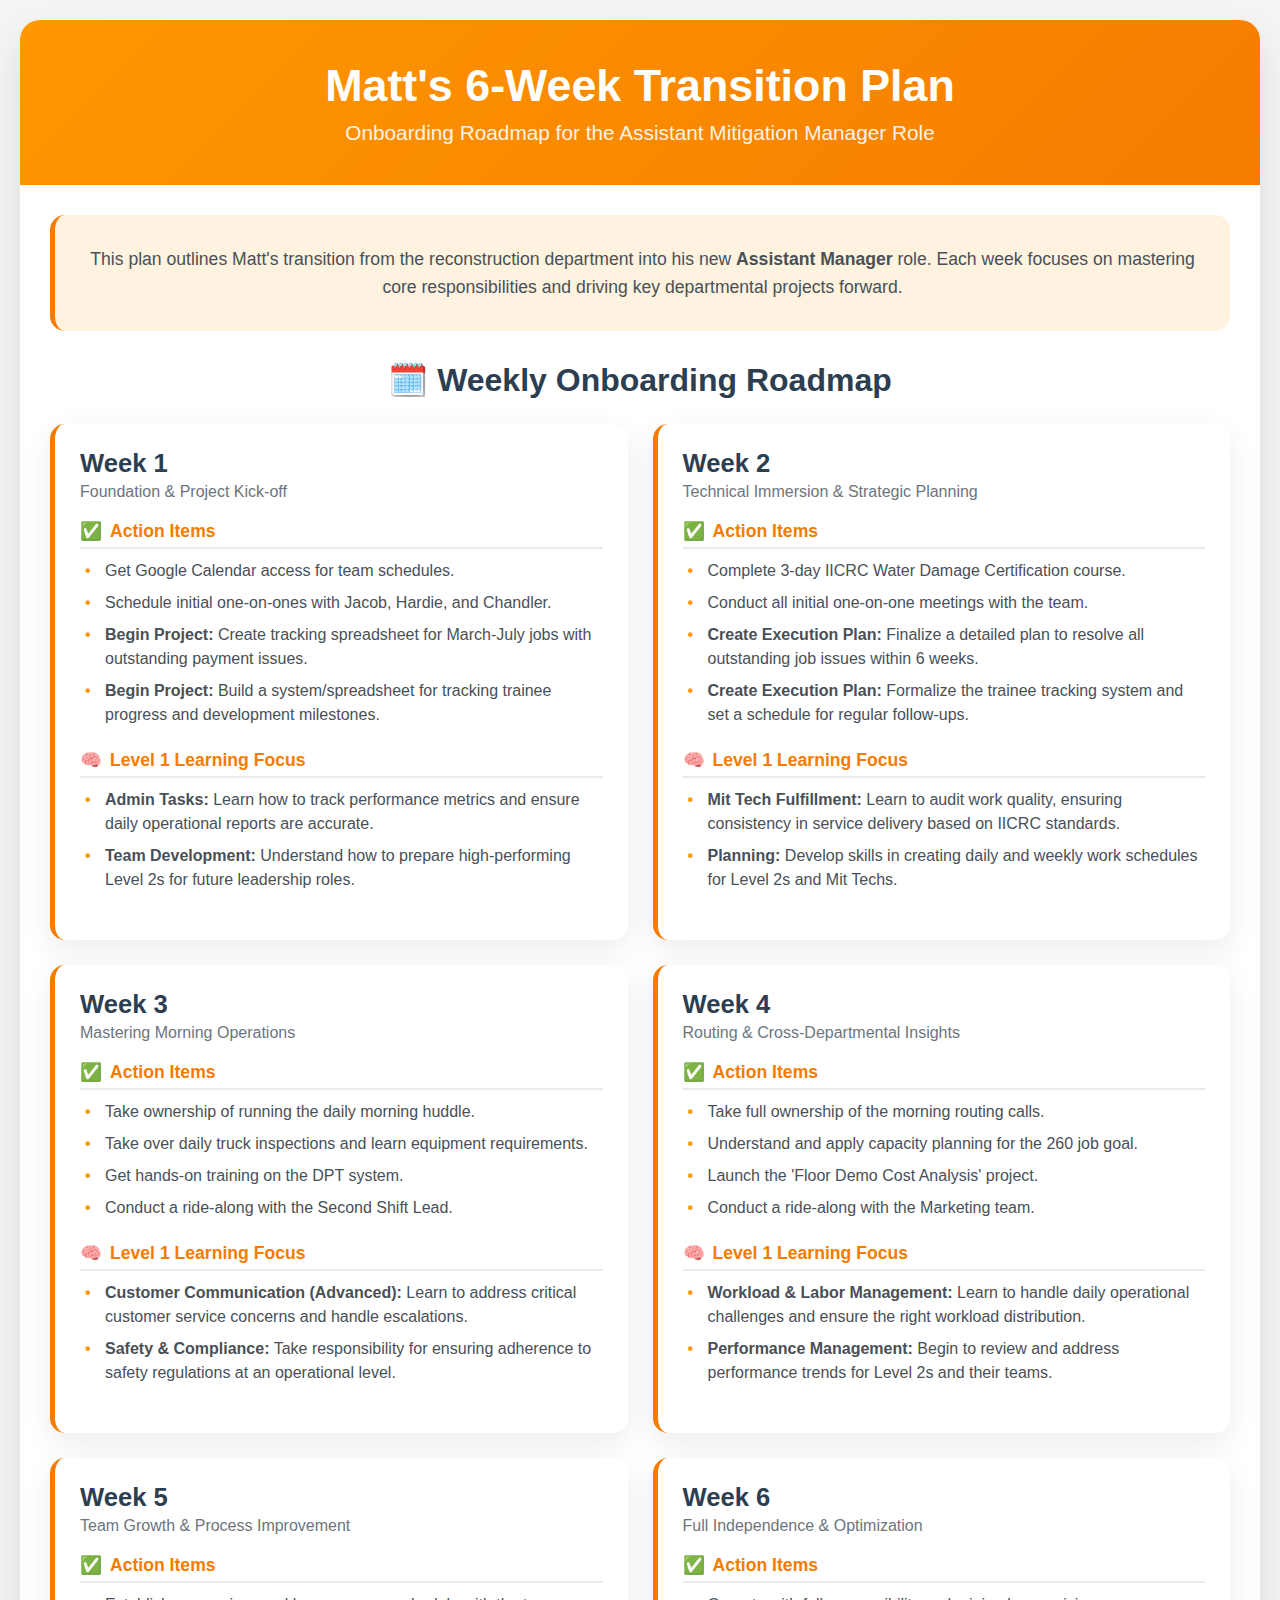
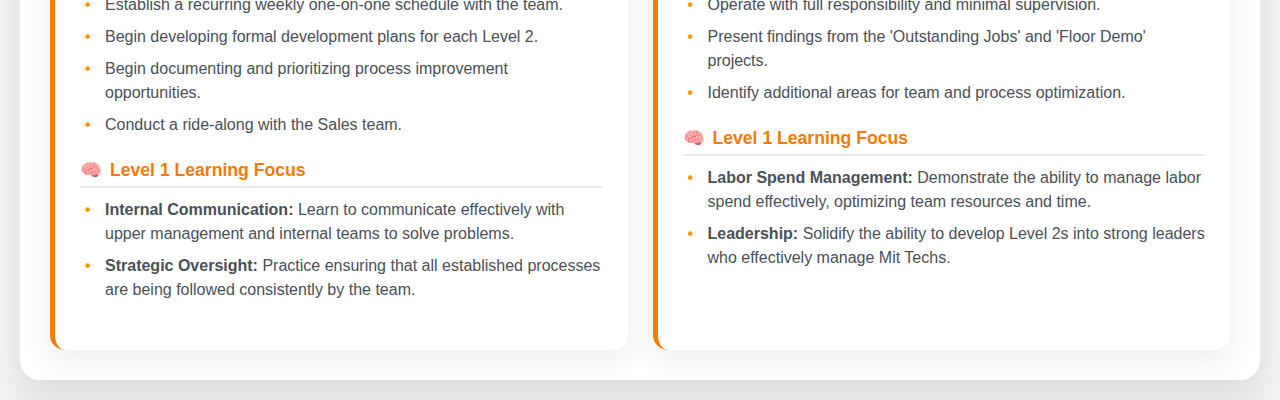
<file: Matts App/transition_plan.html>
<!DOCTYPE html>
<html lang="en">
<head>
    <meta charset="UTF-8">
    <meta name="viewport" content="width=device-width, initial-scale=1.0">
    <title>Matt's 6-Week Transition Plan</title>
    <style>
        /* STYLES BUILT TO MATCH YOUR ORANGE & WHITE APP THEME */
        * {
            margin: 0;
            padding: 0;
            box-sizing: border-box;
        }

        body {
            font-family: 'Segoe UI', Tahoma, Geneva, Verdana, sans-serif;
            background: #f4f4f4; /* Using a neutral light background */
            min-height: 100vh;
            padding: 20px;
        }

        .container {
            max-width: 1400px;
            margin: 0 auto;
            background: white;
            border-radius: 20px;
            box-shadow: 0 20px 40px rgba(0,0,0,0.1);
            overflow: hidden;
        }

        .header {
            /* CORRECT ORANGE GRADIENT HEADER */
            background: linear-gradient(135deg, #FF9800 0%, #F57C00 100%);
            color: white;
            padding: 40px;
            text-align: center;
        }

        .header h1 {
            font-size: 2.8rem;
            margin-bottom: 10px;
            font-weight: 700;
        }

        .header .subtitle {
            font-size: 1.3rem;
            opacity: 0.9;
            font-weight: 300;
        }
        
        .dashboard {
            padding: 30px;
        }
        
        .section-title {
            font-size: 2rem;
            font-weight: 700;
            color: #2c3e50;
            margin-bottom: 25px;
            text-align: center;
        }

        .plan-grid {
            display: grid;
            grid-template-columns: repeat(auto-fit, minmax(400px, 1fr));
            gap: 25px;
        }

        .card {
            background: white;
            border-radius: 15px;
            padding: 25px;
            box-shadow: 0 10px 30px rgba(0,0,0,0.08);
            /* CORRECT ORANGE BORDER */
            border-left: 5px solid #F57C00;
            transition: transform 0.3s ease, box-shadow 0.3s ease;
            display: flex;
            flex-direction: column;
        }

        .card:hover {
            transform: translateY(-8px);
            box-shadow: 0 15px 40px rgba(245, 124, 0, 0.2);
        }

        .card-header {
            margin-bottom: 20px;
        }

        .card-title {
            font-size: 1.6rem;
            font-weight: 600;
            color: #2c3e50;
            margin-bottom: 5px;
        }
        
        .card-focus {
            font-size: 1rem;
            font-weight: 500;
            color: #6c757d;
        }
        
        .content-section {
            margin-bottom: 15px;
        }
        
        .content-section h4 {
            font-size: 1.1rem;
            /* CORRECT ORANGE ACCENT */
            color: #F57C00;
            margin-bottom: 10px;
            padding-bottom: 5px;
            border-bottom: 2px solid #e9ecef;
            display: flex;
            align-items: center;
        }
        
        .content-section h4 .icon {
            margin-right: 8px;
        }

        .task-list {
            list-style: none;
            padding-left: 5px;
        }

        .task-list li {
            color: #495057;
            margin-bottom: 8px;
            line-height: 1.5;
            padding-left: 20px;
            position: relative;
        }
        
        .task-list li::before {
            content: '•';
            position: absolute;
            left: 0;
            /* CORRECT ORANGE BULLET POINT */
            color: #FF9800;
            font-weight: bold;
        }
        
        .intro-card {
            background: #fff3e0; /* Light Orange Background */
            border-radius: 15px;
            padding: 30px;
            margin-bottom: 30px;
            text-align: center;
            border-left: 5px solid #F57C00;
        }
        
        .intro-card p {
            font-size: 1.1rem;
            color: #495057;
            line-height: 1.6;
        }
    </style>
</head>
<body>
    <div class="container">
        <div class="header">
            <h1>Matt's 6-Week Transition Plan</h1>
            <div class="subtitle">Onboarding Roadmap for the Assistant Mitigation Manager Role</div>
        </div>

        <div class="dashboard">
            <div class="intro-card">
                 <p>This plan outlines Matt's transition from the reconstruction department into his new <strong>Assistant Manager</strong> role. Each week focuses on mastering core responsibilities and driving key departmental projects forward.</p>
            </div>
        
            <h2 class="section-title">🗓️ Weekly Onboarding Roadmap</h2>
            <div class="plan-grid">
                <div class="card">
                    <div class="card-header">
                        <div class="card-title">Week 1</div>
                        <div class="card-focus">Foundation & Project Kick-off</div>
                    </div>
                    <div class="content-section">
                        <h4><span class="icon">✅</span>Action Items</h4>
                        <ul class="task-list">
                            <li>Get Google Calendar access for team schedules.</li>
                            <li>Schedule initial one-on-ones with Jacob, Hardie, and Chandler.</li>
                            <li><strong>Begin Project:</strong> Create tracking spreadsheet for March-July jobs with outstanding payment issues.</li>
                            <li><strong>Begin Project:</strong> Build a system/spreadsheet for tracking trainee progress and development milestones.</li>
                        </ul>
                    </div>
                    <div class="content-section">
                        <h4><span class="icon">🧠</span>Level 1 Learning Focus</h4>
                        <ul class="task-list">
                            <li><strong>Admin Tasks:</strong> Learn how to track performance metrics and ensure daily operational reports are accurate.</li>
                            <li><strong>Team Development:</strong> Understand how to prepare high-performing Level 2s for future leadership roles.</li>
                        </ul>
                    </div>
                </div>
                
                <div class="card">
                    <div class="card-header">
                        <div class="card-title">Week 2</div>
                        <div class="card-focus">Technical Immersion & Strategic Planning</div>
                    </div>
                    <div class="content-section">
                        <h4><span class="icon">✅</span>Action Items</h4>
                        <ul class="task-list">
                            <li>Complete 3-day IICRC Water Damage Certification course.</li>
                            <li>Conduct all initial one-on-one meetings with the team.</li>
                            <li><strong>Create Execution Plan:</strong> Finalize a detailed plan to resolve all outstanding job issues within 6 weeks.</li>
                            <li><strong>Create Execution Plan:</strong> Formalize the trainee tracking system and set a schedule for regular follow-ups.</li>
                        </ul>
                    </div>
                    <div class="content-section">
                        <h4><span class="icon">🧠</span>Level 1 Learning Focus</h4>
                        <ul class="task-list">
                           <li><strong>Mit Tech Fulfillment:</strong> Learn to audit work quality, ensuring consistency in service delivery based on IICRC standards.</li>
                           <li><strong>Planning:</strong> Develop skills in creating daily and weekly work schedules for Level 2s and Mit Techs.</li>
                        </ul>
                    </div>
                </div>
                
                <div class="card">
                    <div class="card-header">
                        <div class="card-title">Week 3</div>
                        <div class="card-focus">Mastering Morning Operations</div>
                    </div>
                    <div class="content-section">
                        <h4><span class="icon">✅</span>Action Items</h4>
                        <ul class="task-list">
                            <li>Take ownership of running the daily morning huddle.</li>
                            <li>Take over daily truck inspections and learn equipment requirements.</li>
                            <li>Get hands-on training on the DPT system.</li>
                            <li>Conduct a ride-along with the Second Shift Lead.</li>
                        </ul>
                    </div>
                    <div class="content-section">
                        <h4><span class="icon">🧠</span>Level 1 Learning Focus</h4>
                        <ul class="task-list">
                            <li><strong>Customer Communication (Advanced):</strong> Learn to address critical customer service concerns and handle escalations.</li>
                           <li><strong>Safety & Compliance:</strong> Take responsibility for ensuring adherence to safety regulations at an operational level.</li>
                        </ul>
                    </div>
                </div>
                
                <div class="card">
                    <div class="card-header">
                        <div class="card-title">Week 4</div>
                        <div class="card-focus">Routing & Cross-Departmental Insights</div>
                    </div>
                    <div class="content-section">
                        <h4><span class="icon">✅</span>Action Items</h4>
                        <ul class="task-list">
                            <li>Take full ownership of the morning routing calls.</li>
                            <li>Understand and apply capacity planning for the 260 job goal.</li>
                            <li>Launch the 'Floor Demo Cost Analysis' project.</li>
                            <li>Conduct a ride-along with the Marketing team.</li>
                        </ul>
                    </div>
                    <div class="content-section">
                        <h4><span class="icon">🧠</span>Level 1 Learning Focus</h4>
                        <ul class="task-list">
                            <li><strong>Workload & Labor Management:</strong> Learn to handle daily operational challenges and ensure the right workload distribution.</li>
                            <li><strong>Performance Management:</strong> Begin to review and address performance trends for Level 2s and their teams.</li>
                        </ul>
                    </div>
                </div>
                
                <div class="card">
                    <div class="card-header">
                        <div class="card-title">Week 5</div>
                        <div class="card-focus">Team Growth & Process Improvement</div>
                    </div>
                    <div class="content-section">
                        <h4><span class="icon">✅</span>Action Items</h4>
                        <ul class="task-list">
                            <li>Establish a recurring weekly one-on-one schedule with the team.</li>
                            <li>Begin developing formal development plans for each Level 2.</li>
                            <li>Begin documenting and prioritizing process improvement opportunities.</li>
                            <li>Conduct a ride-along with the Sales team.</li>
                        </ul>
                    </div>
                     <div class="content-section">
                        <h4><span class="icon">🧠</span>Level 1 Learning Focus</h4>
                        <ul class="task-list">
                            <li><strong>Internal Communication:</strong> Learn to communicate effectively with upper management and internal teams to solve problems.</li>
                            <li><strong>Strategic Oversight:</strong> Practice ensuring that all established processes are being followed consistently by the team.</li>
                        </ul>
                    </div>
                </div>
                
                <div class="card">
                    <div class="card-header">
                        <div class="card-title">Week 6</div>
                        <div class="card-focus">Full Independence & Optimization</div>
                    </div>
                     <div class="content-section">
                        <h4><span class="icon">✅</span>Action Items</h4>
                        <ul class="task-list">
                            <li>Operate with full responsibility and minimal supervision.</li>
                            <li>Present findings from the 'Outstanding Jobs' and 'Floor Demo' projects.</li>
                            <li>Identify additional areas for team and process optimization.</li>
                        </ul>
                    </div>
                     <div class="content-section">
                        <h4><span class="icon">🧠</span>Level 1 Learning Focus</h4>
                        <ul class="task-list">
                            <li><strong>Labor Spend Management:</strong> Demonstrate the ability to manage labor spend effectively, optimizing team resources and time.</li>
                            <li><strong>Leadership:</strong> Solidify the ability to develop Level 2s into strong leaders who effectively manage Mit Techs.</li>
                        </ul>
                    </div>
                </div>
            </div>
        </div>
    </div>
</body>
</html>
</file>
